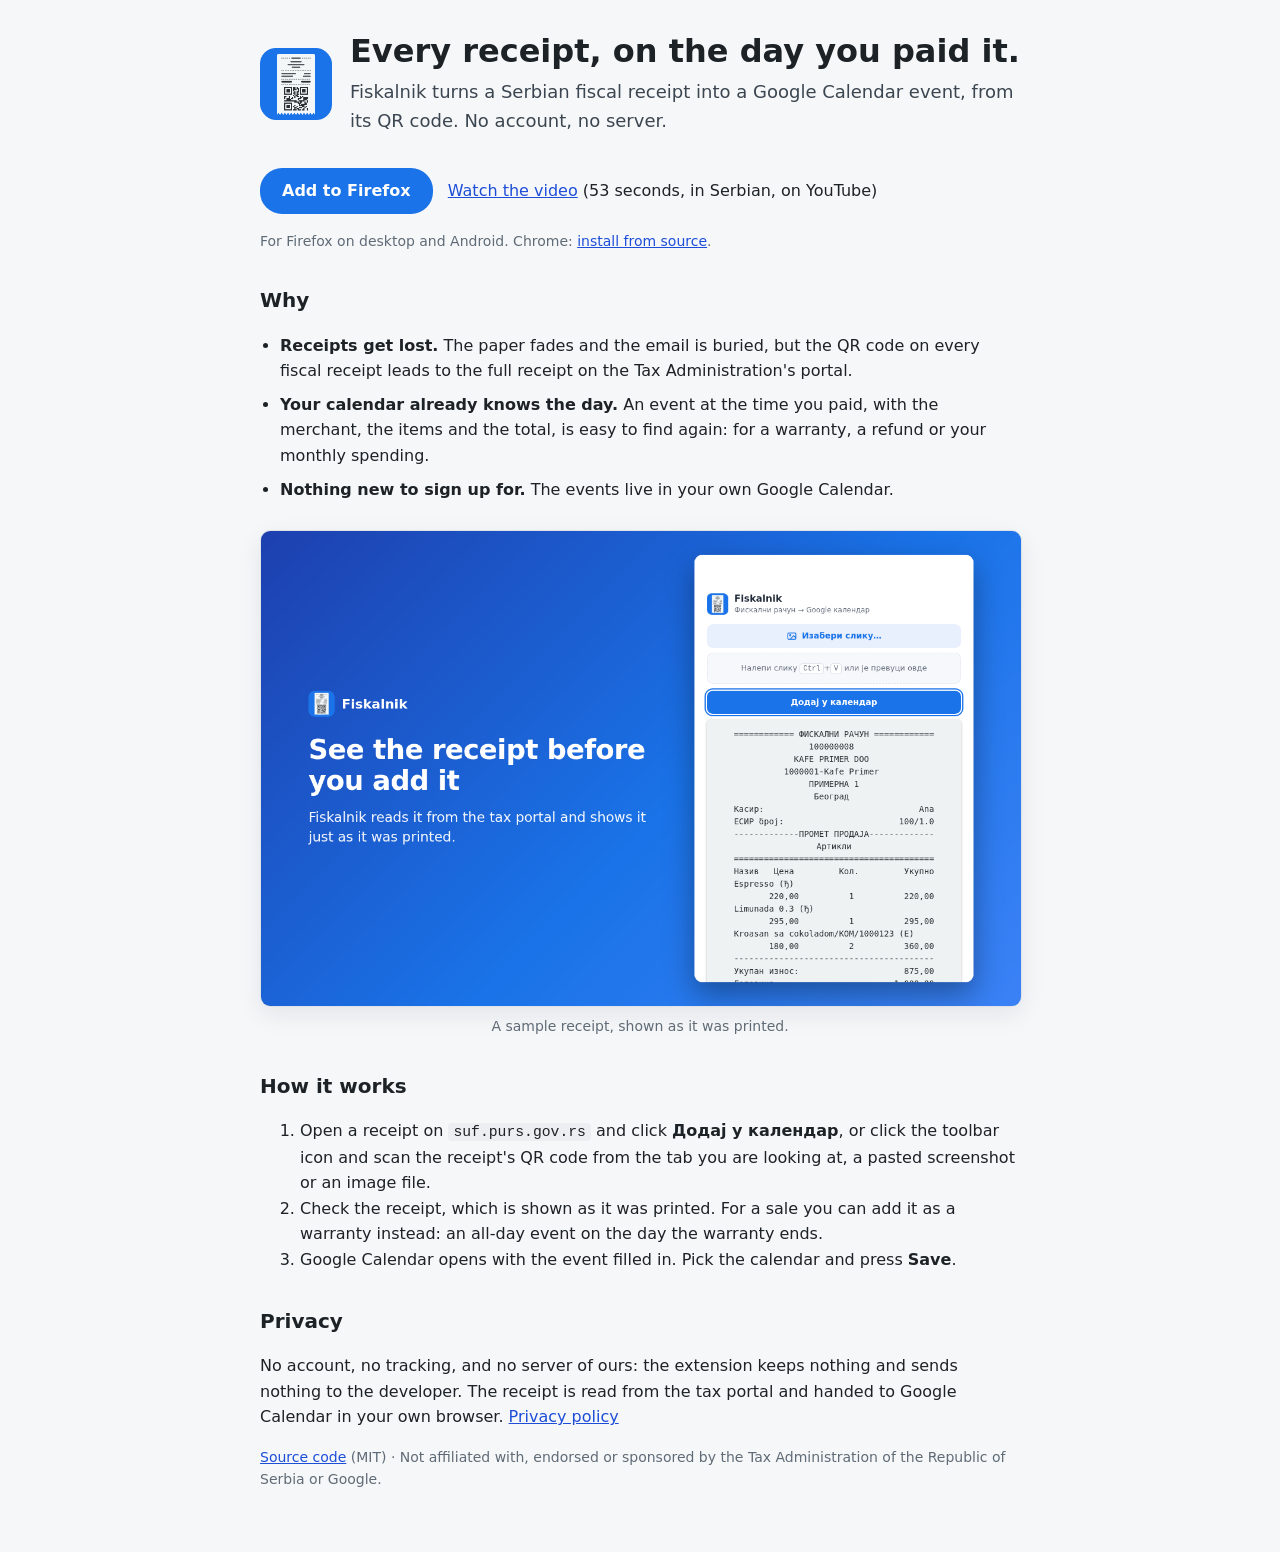
<file: docs/index.html>
<!doctype html>
<html lang="en">
<head>
  <meta charset="utf-8">
  <meta name="viewport" content="width=device-width, initial-scale=1">
  <title>Fiskalnik</title>
  <meta name="description" content="Scan the QR code of a Serbian fiscal receipt and it becomes a Google Calendar event. Free extension for Chrome and Firefox, no account, no server.">
  <link rel="canonical" href="https://constantine2nd.github.io/fiskalnik/">
  <!-- link preview (LinkedIn, Slack, X, …); the image is rendered from store/og.html by scripts/screenshots.sh -->
  <meta property="og:type" content="website">
  <meta property="og:site_name" content="Fiskalnik">
  <meta property="og:url" content="https://constantine2nd.github.io/fiskalnik/">
  <meta property="og:title" content="Every receipt, on the day you paid it.">
  <meta property="og:description" content="Scan the QR code of a Serbian fiscal receipt and it becomes a Google Calendar event. Free Chrome extension, no account, no server.">
  <meta property="og:image" content="https://constantine2nd.github.io/fiskalnik/og-image.png">
  <meta property="og:image:width" content="1200">
  <meta property="og:image:height" content="627">
  <meta property="og:image:alt" content="Every receipt, on the day you paid it – a sample fiscal receipt shown in Fiskalnik">
  <meta name="twitter:card" content="summary_large_image">
  <link rel="icon" href="icon128.png">
  <link rel="stylesheet" href="site.css">
</head>
<body>
  <main>
    <header class="hero">
      <img src="icon128.png" alt="" width="72" height="72">
      <div>
        <h1>Every receipt, on the day you paid it.</h1>
        <p>Fiskalnik turns a Serbian fiscal receipt into a Google Calendar event, from its QR code. No account, no server.</p>
      </div>
    </header>

    <!-- Chrome: after approval, add the Web Store link here (store/chrome/CHECKLIST.md) -->
    <p><a class="button" href="https://addons.mozilla.org/firefox/addon/fiskalnik/">Add to Firefox</a>
       &nbsp; <a href="https://youtu.be/oKifpZnskIk">Watch the video</a> (53 seconds, in Serbian, on YouTube)</p>
    <p class="muted">For Firefox on desktop and Android. Chrome:
       <a href="https://github.com/constantine2nd/fiskalnik#install-developer-mode">install from source</a>.</p>

    <h2>Why</h2>
    <ul class="why">
      <li><b>Receipts get lost.</b> The paper fades and the email is buried, but the QR code on every fiscal receipt
          leads to the full receipt on the Tax Administration's portal.</li>
      <li><b>Your calendar already knows the day.</b> An event at the time you paid, with the merchant, the items and
          the total, is easy to find again: for a warranty, a refund or your monthly spending.</li>
      <li><b>Nothing new to sign up for.</b> The events live in your own Google Calendar.</li>
    </ul>

    <figure class="shot">
      <img src="receipt.png" width="1280" height="800" loading="lazy"
           alt="Fiskalnik showing a sample fiscal receipt, with the Add to calendar button above it">
      <figcaption>A sample receipt, shown as it was printed.</figcaption>
    </figure>

    <h2>How it works</h2>
    <ol>
      <li>Open a receipt on <code>suf.purs.gov.rs</code> and click <b>Додај у календар</b>, or click the toolbar icon
          and scan the receipt's QR code from the tab you are looking at, a pasted screenshot or an image file.</li>
      <li>Check the receipt, which is shown as it was printed. For a sale you can add it as a warranty instead: an
          all-day event on the day the warranty ends.</li>
      <li>Google Calendar opens with the event filled in. Pick the calendar and press <b>Save</b>.</li>
    </ol>

    <h2>Privacy</h2>
    <p>No account, no tracking, and no server of ours: the extension keeps nothing and sends nothing to the developer.
       The receipt is read from the tax portal and handed to Google Calendar in your own browser.
       <a href="privacy.html">Privacy policy</a></p>

    <p class="muted"><a href="https://github.com/constantine2nd/fiskalnik">Source code</a> (MIT) ·
       Not affiliated with, endorsed or sponsored by the Tax Administration of the Republic of Serbia or Google.</p>
  </main>
</body>
</html>
</file>
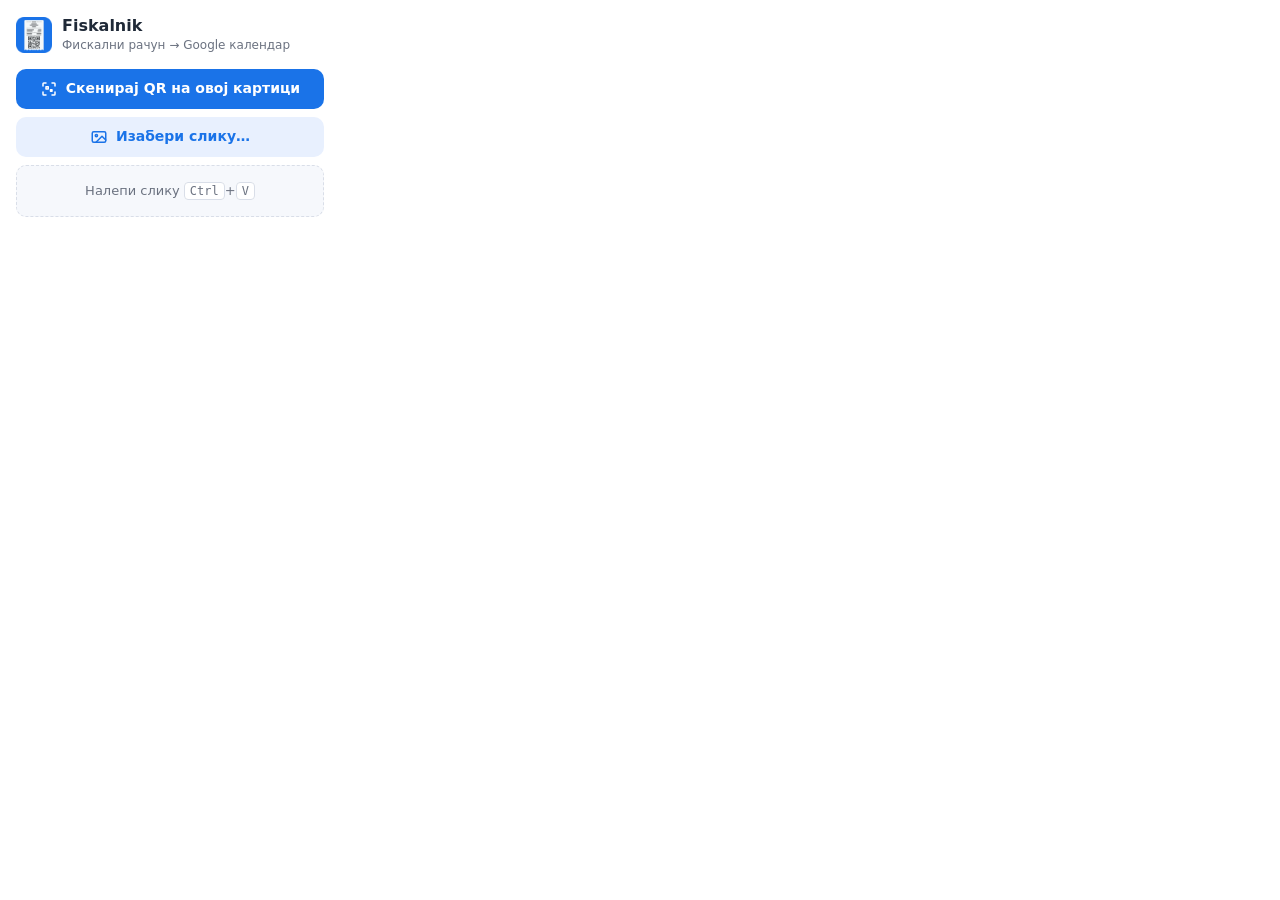
<file: popup.html>
<!doctype html>
<html lang="sr">
<head>
  <meta charset="utf-8">
  <!-- Firefox for Android shows this page full screen; without this it is laid out 980 px wide and shrunk -->
  <meta name="viewport" content="width=device-width, initial-scale=1">
  <meta name="color-scheme" content="light dark">
  <title>Fiskalnik</title>
  <link rel="stylesheet" href="src/popup.css">
</head>
<body>
  <header>
    <img src="icons/icon48.png" alt="">
    <div>
      <h1>Fiskalnik</h1>
      <p>Фискални рачун → Google календар</p>
    </div>
  </header>

  <button id="scan-tab" class="primary">
    <svg viewBox="0 0 24 24" fill="none" stroke="currentColor" stroke-width="2" stroke-linecap="round" stroke-linejoin="round" aria-hidden="true">
      <path d="M4 8V5a1 1 0 0 1 1-1h3M16 4h3a1 1 0 0 1 1 1v3M20 16v3a1 1 0 0 1-1 1h-3M8 20H5a1 1 0 0 1-1-1v-3M8 9h3v3H8zM14 13h2v2h-2z"/>
    </svg>
    Скенирај QR на овој картици
  </button>
  <button id="take-photo" class="primary hidden">
    <svg viewBox="0 0 24 24" fill="none" stroke="currentColor" stroke-width="2" stroke-linecap="round" stroke-linejoin="round" aria-hidden="true">
      <path d="M4 8h3l2-3h6l2 3h3a1 1 0 0 1 1 1v9a1 1 0 0 1-1 1H4a1 1 0 0 1-1-1V9a1 1 0 0 1 1-1z"/><circle cx="12" cy="13" r="3.5"/>
    </svg>
    Сликај рачун
  </button>
  <button id="pick-file" class="secondary">
    <svg viewBox="0 0 24 24" fill="none" stroke="currentColor" stroke-width="2" stroke-linecap="round" stroke-linejoin="round" aria-hidden="true">
      <rect x="3" y="5" width="18" height="14" rx="2"/><circle cx="8.5" cy="10" r="1.5"/><path d="m21 16-5-5-8 8"/>
    </svg>
    Изабери слику…
  </button>
  <div id="drop">Налепи слику <kbd>Ctrl</kbd>+<kbd>V</kbd><span id="drop-hint" class="hidden"> или је превуци овде</span></div>
  <input type="file" id="file" accept="image/*" class="hidden">
  <input type="file" id="camera" accept="image/*" capture="environment" class="hidden">

  <div id="status" role="status" aria-live="polite"></div>
  <section id="receipt" class="hidden" aria-label="Рачун"></section>

  <script src="vendor/zxing-reader.js"></script>
  <script src="src/parser.js"></script>
  <script src="src/calendar-url.js"></script>
  <script src="src/popup.js"></script>
</body>
</html>
</file>
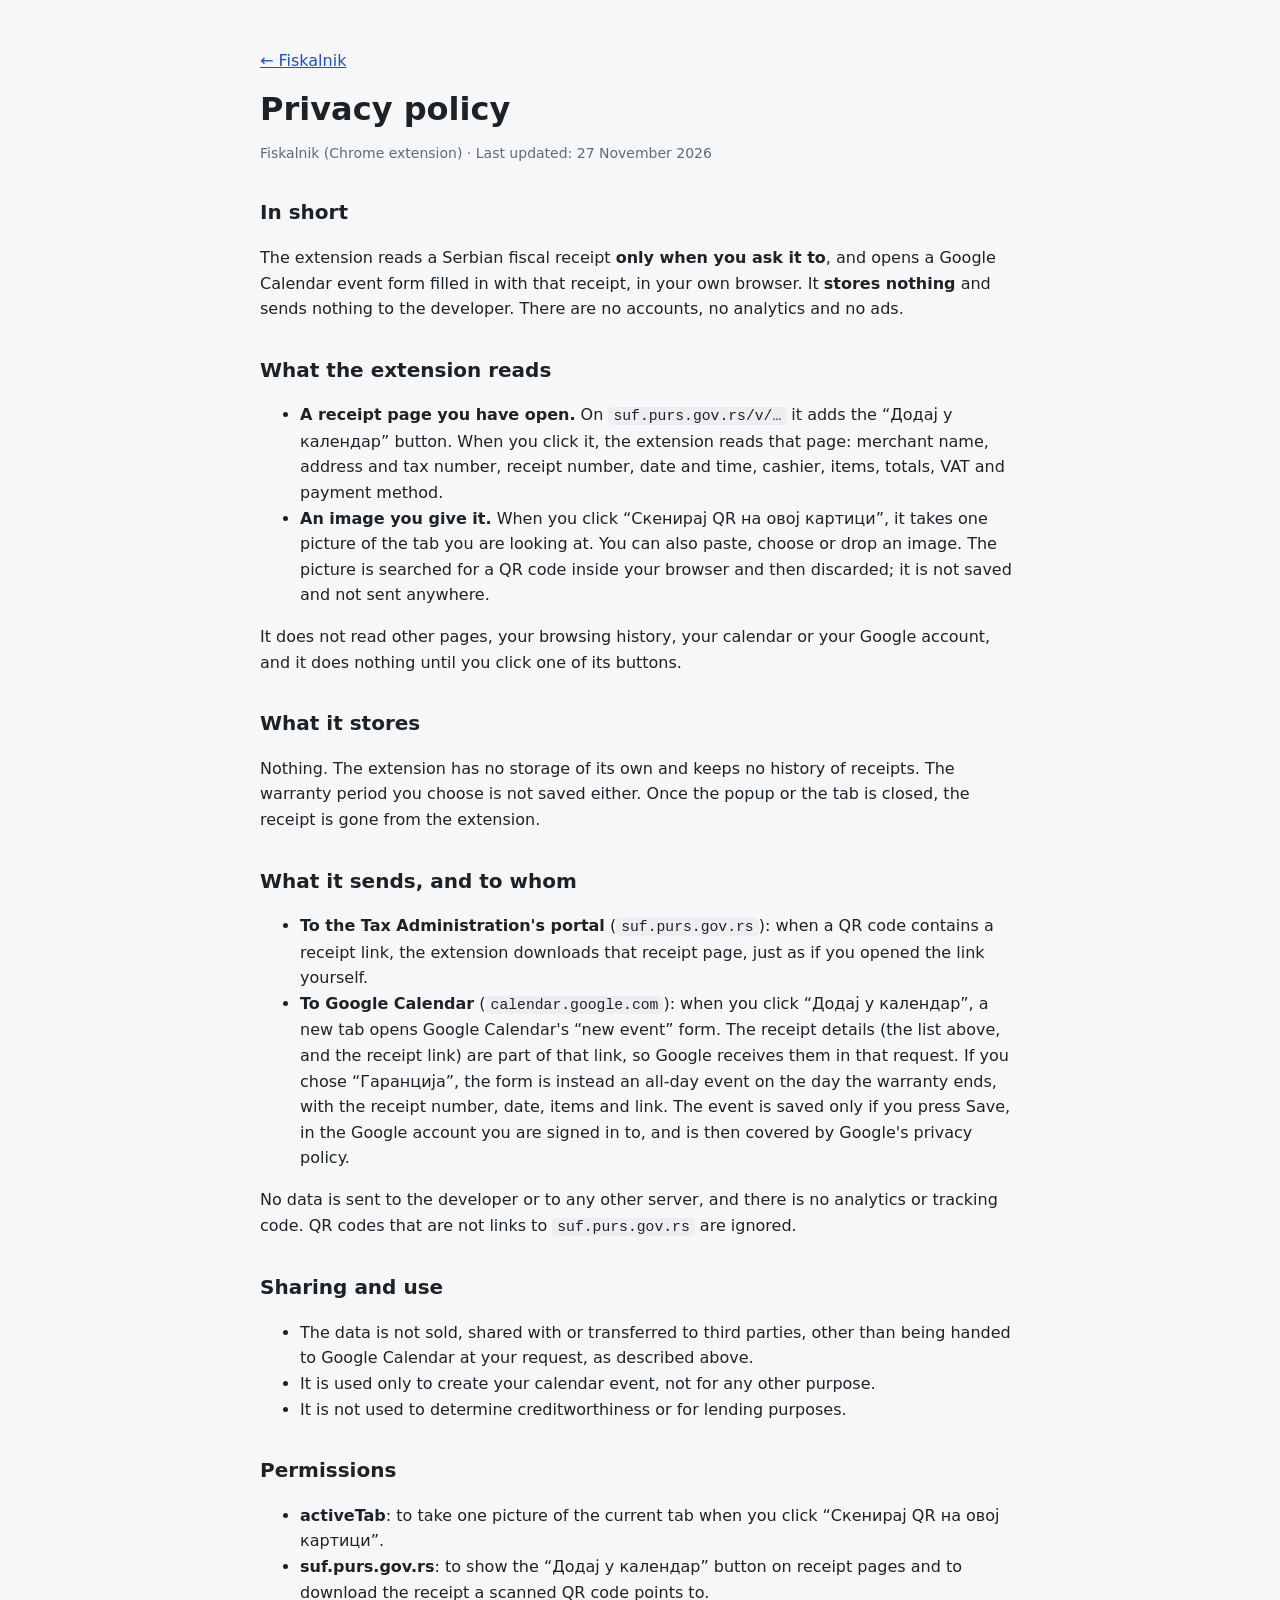
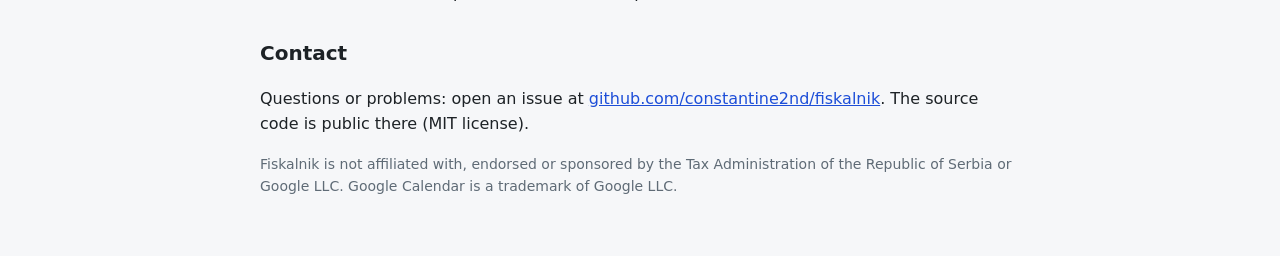
<file: docs/privacy.html>
<!doctype html>
<html lang="en">
<head>
  <meta charset="utf-8">
  <meta name="viewport" content="width=device-width, initial-scale=1">
  <title>Privacy policy – Fiskalnik</title>
  <link rel="icon" href="icon128.png">
  <link rel="stylesheet" href="site.css">
</head>
<body>
  <main>
    <p><a href="./">← Fiskalnik</a></p>
    <h1>Privacy policy</h1>
    <p class="muted">Fiskalnik (Chrome extension) · Last updated: 27 November 2026</p>

    <h2>In short</h2>
    <p>The extension reads a Serbian fiscal receipt <b>only when you ask it to</b>, and opens a Google Calendar event
       form filled in with that receipt, in your own browser. It <b>stores nothing</b> and sends nothing to the
       developer. There are no accounts, no analytics and no ads.</p>

    <h2>What the extension reads</h2>
    <ul>
      <li><b>A receipt page you have open.</b> On <code>suf.purs.gov.rs/v/…</code> it adds the “Додај у календар”
          button. When you click it, the extension reads that page: merchant name, address and tax number, receipt
          number, date and time, cashier, items, totals, VAT and payment method.</li>
      <li><b>An image you give it.</b> When you click “Скенирај QR на овој картици”, it takes one picture of the tab
          you are looking at. You can also paste, choose or drop an image. The picture is searched for a QR code
          inside your browser and then discarded; it is not saved and not sent anywhere.</li>
    </ul>
    <p>It does not read other pages, your browsing history, your calendar or your Google account, and it does nothing
       until you click one of its buttons.</p>

    <h2>What it stores</h2>
    <p>Nothing. The extension has no storage of its own and keeps no history of receipts. The warranty period you
       choose is not saved either. Once the popup or the tab is closed, the receipt is gone from the extension.</p>

    <h2>What it sends, and to whom</h2>
    <ul>
      <li><b>To the Tax Administration's portal</b> (<code>suf.purs.gov.rs</code>): when a QR code contains a receipt
          link, the extension downloads that receipt page, just as if you opened the link yourself.</li>
      <li><b>To Google Calendar</b> (<code>calendar.google.com</code>): when you click “Додај у календар”, a new tab
          opens Google Calendar's “new event” form. The receipt details (the list above, and the receipt link) are
          part of that link, so Google receives them in that request. If you chose “Гаранција”, the form is instead an
          all-day event on the day the warranty ends, with the receipt number, date, items and link. The event is
          saved only if you press Save, in the Google account you are signed in to, and is then covered by Google's
          privacy policy.</li>
    </ul>
    <p>No data is sent to the developer or to any other server, and there is no analytics or tracking code.
       QR codes that are not links to <code>suf.purs.gov.rs</code> are ignored.</p>

    <h2>Sharing and use</h2>
    <ul>
      <li>The data is not sold, shared with or transferred to third parties, other than being handed to Google
          Calendar at your request, as described above.</li>
      <li>It is used only to create your calendar event, not for any other purpose.</li>
      <li>It is not used to determine creditworthiness or for lending purposes.</li>
    </ul>

    <h2>Permissions</h2>
    <ul>
      <li><b>activeTab</b>: to take one picture of the current tab when you click “Скенирај QR на овој картици”.</li>
      <li><b>suf.purs.gov.rs</b>: to show the “Додај у календар” button on receipt pages and to download the receipt
          a scanned QR code points to.</li>
    </ul>

    <h2>Contact</h2>
    <p>Questions or problems: open an issue at
       <a href="https://github.com/constantine2nd/fiskalnik/issues">github.com/constantine2nd/fiskalnik</a>.
       The source code is public there (MIT license).</p>

    <p class="muted">Fiskalnik is not affiliated with, endorsed or sponsored by the Tax Administration of the Republic
       of Serbia or Google LLC. Google Calendar is a trademark of Google LLC.</p>
  </main>
</body>
</html>
</file>
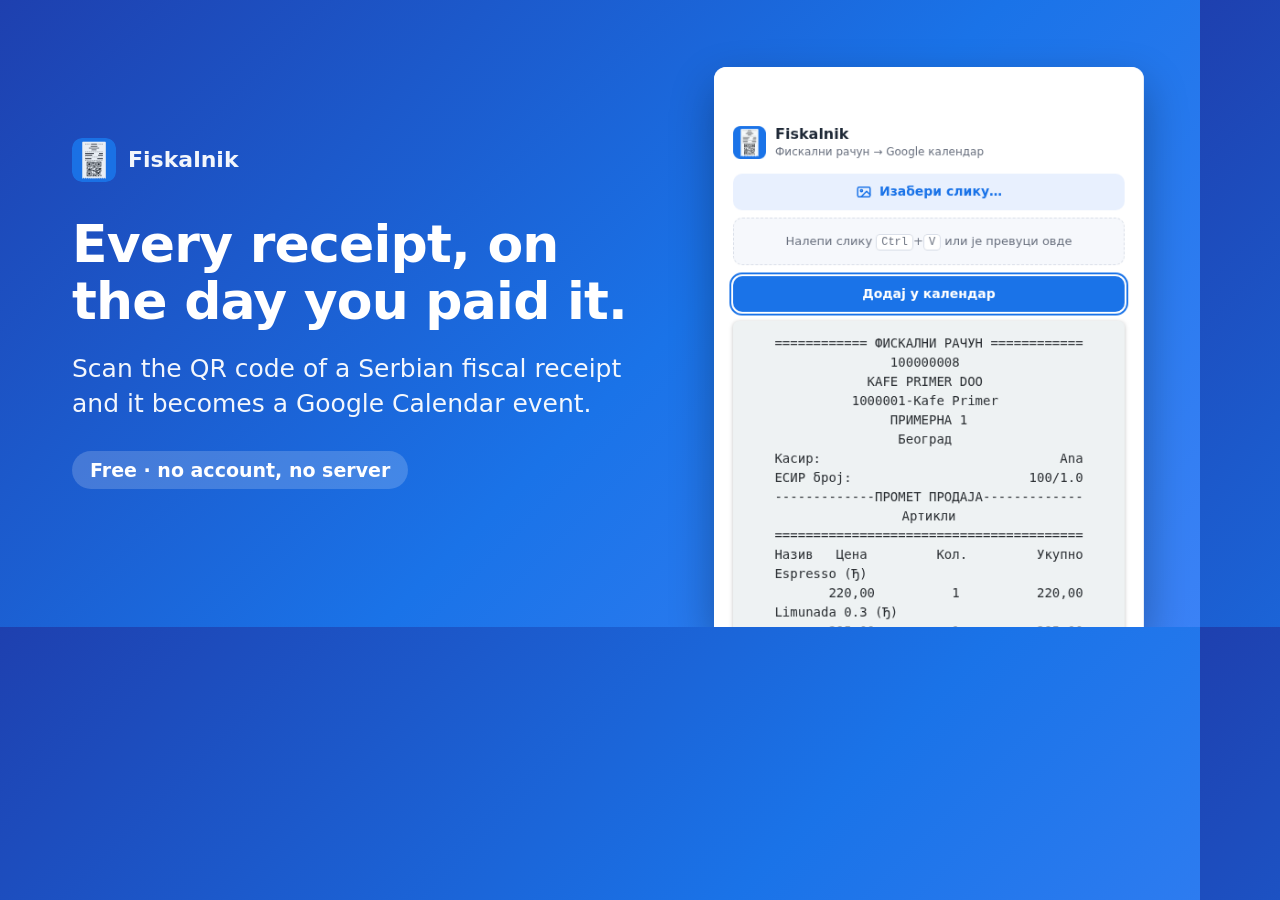
<file: store/og.html>
<!doctype html>
<html lang="en">
<head>
  <meta charset="utf-8">
  <!-- Link-preview card (Open Graph), 1200×627, shown when the landing page is shared.
       Rendered to docs/og-image.png by scripts/screenshots.sh -->
  <style>
    html, body { margin: 0; width: 1200px; height: 627px; overflow: hidden; }
    body {
      display: flex; align-items: center; gap: 48px; padding: 0 0 0 72px; box-sizing: border-box;
      background: linear-gradient(135deg, #1e40af 0%, #1a73e8 55%, #3b82f6 100%);
      color: #fff; font-family: "Segoe UI", system-ui, -apple-system, Roboto, sans-serif;
    }
    .text { flex: 1 1 0; min-width: 0; }
    .brand { display: flex; align-items: center; gap: 12px; font-size: 22px; font-weight: 600; opacity: .95; margin-bottom: 34px; }
    .brand img { width: 44px; height: 44px; border-radius: 10px; }
    h1 { margin: 0 0 22px; font-size: 52px; line-height: 1.1; font-weight: 700; letter-spacing: -.015em; }
    p { margin: 0; font-size: 25px; line-height: 1.38; opacity: .95; }
    .pill { display: inline-block; margin-top: 30px; padding: 8px 18px; border-radius: 22px; background: rgba(255, 255, 255, .18); font-size: 19px; font-weight: 600; }
    .receipt {
      flex: none; width: 430px; height: 560px; align-self: flex-end; margin-right: 56px;
      border-radius: 12px 12px 0 0; overflow: hidden; background: #fff; box-shadow: 0 18px 44px rgba(0, 0, 0, .3);
    }
    /* the popup window in the 1280×800 screenshot 2 is 470 px wide, at x≈730, y≈40 */
    .receipt img { display: block; width: 1171px; margin: -37px 0 0 -668px; }  /* 91.5 % of 1280 */
  </style>
</head>
<body>
  <div class="text">
    <div class="brand"><img src="../icons/icon128.png" alt="">Fiskalnik</div>
    <h1>Every receipt, on the day you paid it.</h1>
    <p>Scan the QR code of a Serbian fiscal receipt and it becomes a Google Calendar event.</p>
    <span class="pill">Free · no account, no server</span>
  </div>
  <div class="receipt" aria-hidden="true"><img src="screenshots/2-receipt.png" alt=""></div>
</body>
</html>
</file>
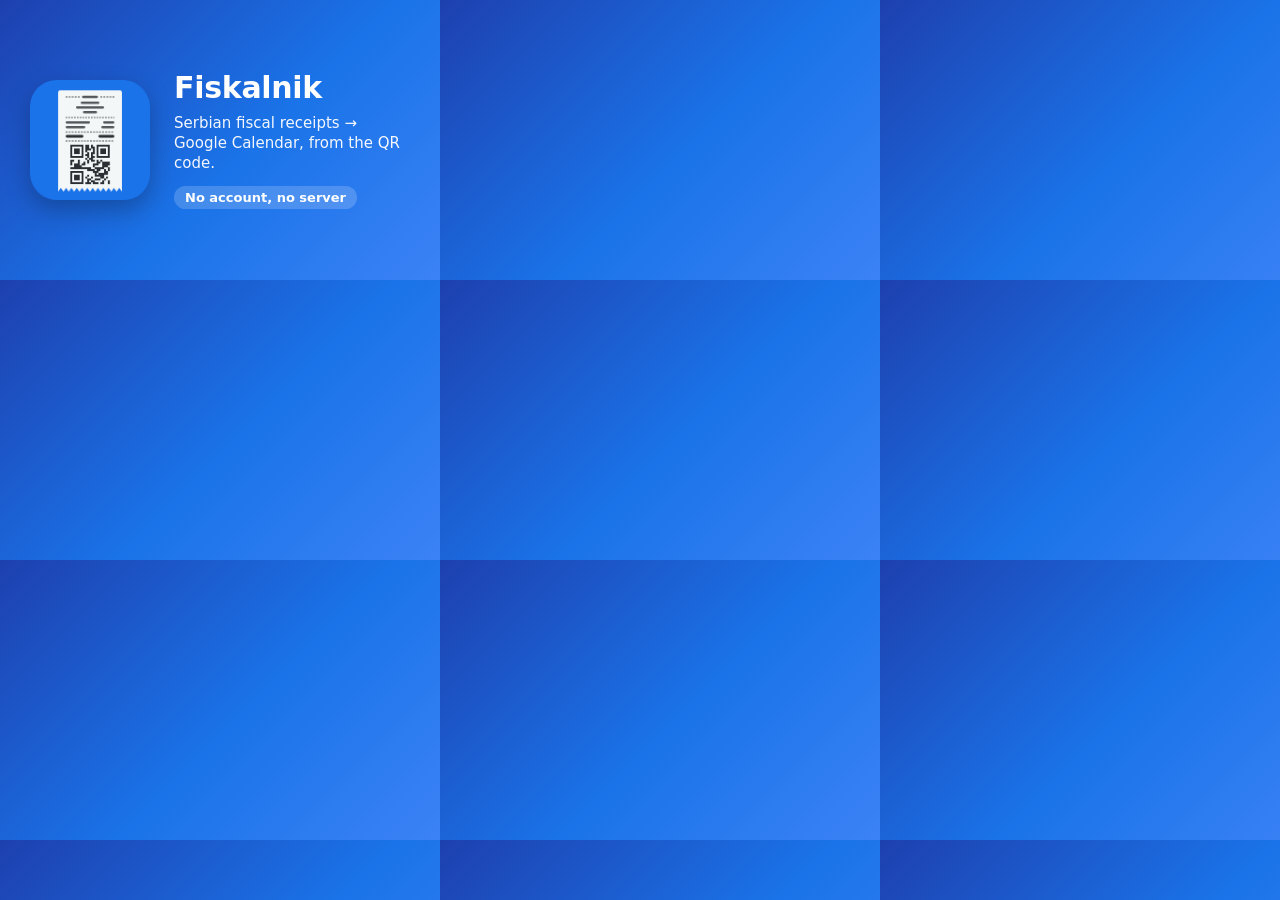
<file: store/promo.html>
<!doctype html>
<html lang="en">
<head>
  <meta charset="utf-8">
  <!-- Chrome Web Store small promo tile, 440×280. Rendered to store/promo-440x280.png by scripts/screenshots.sh -->
  <style>
    html, body { margin: 0; width: 440px; height: 280px; overflow: hidden; }
    body {
      display: flex; align-items: center; gap: 24px; padding: 0 30px; box-sizing: border-box;
      background: linear-gradient(135deg, #1e40af 0%, #1a73e8 55%, #3b82f6 100%);
      color: #fff; font-family: "Segoe UI", system-ui, -apple-system, Roboto, sans-serif;
    }
    img { flex: none; width: 120px; height: 120px; border-radius: 26px; box-shadow: 0 10px 24px rgba(0, 0, 0, .25); }
    h1 { margin: 0 0 8px; font-size: 30px; line-height: 1.12; font-weight: 700; letter-spacing: -.01em; }
    p { margin: 0; font-size: 15px; line-height: 1.35; opacity: .95; }
    .pill { display: inline-block; margin-top: 12px; padding: 4px 11px; border-radius: 14px; background: rgba(255, 255, 255, .18); font-size: 13px; font-weight: 600; }
  </style>
</head>
<body>
  <img src="../icons/icon128.png" alt="">
  <div>
    <h1>Fiskalnik</h1>
    <p>Serbian fiscal receipts → Google Calendar, from the QR code.</p>
    <span class="pill">No account, no server</span>
  </div>
</body>
</html>
</file>
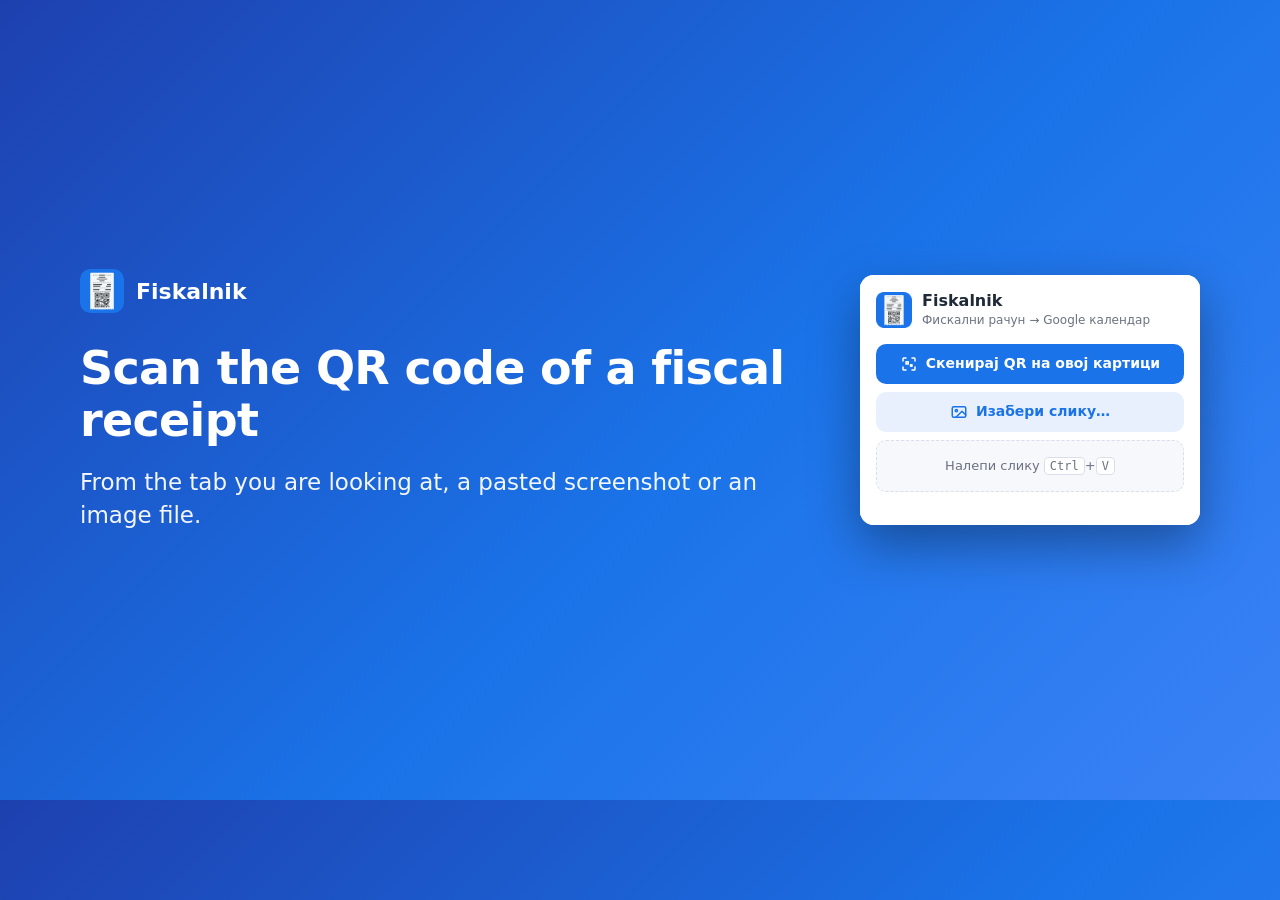
<file: store/shot.html>
<!doctype html>
<html lang="en">
<head>
  <meta charset="utf-8">
  <!-- Chrome Web Store screenshots, 1280×800: store/shot.html?n=1|2|3
       Rendered to store/screenshots/*.png by scripts/screenshots.sh (needs the project served over http).
       The extension shown is the real popup.html in test/harness.html, with the made-up receipt from test/fixture.js. -->
  <style>
    html, body { margin: 0; width: 1280px; height: 800px; overflow: hidden; }
    body {
      display: flex; align-items: center; gap: 64px; padding: 0 80px; box-sizing: border-box;
      background: linear-gradient(135deg, #1e40af 0%, #1a73e8 55%, #3b82f6 100%);
      color: #fff; font-family: "Segoe UI", system-ui, -apple-system, Roboto, sans-serif;
    }
    .text { flex: 1 1 0; min-width: 0; }
    .brand { display: flex; align-items: center; gap: 12px; font-size: 22px; font-weight: 600; margin-bottom: 30px; }
    .brand img { width: 44px; height: 44px; border-radius: 10px; }
    h1 { margin: 0 0 20px; font-size: 46px; line-height: 1.12; font-weight: 700; letter-spacing: -.015em; }
    p { margin: 0; font-size: 23px; line-height: 1.4; opacity: .95; }
    .window { flex: none; background: #fff; border-radius: 14px; overflow: hidden; box-shadow: 0 20px 50px rgba(0, 0, 0, .35); }
    .window iframe { display: block; border: 0; }
    .event { width: 520px; padding: 26px 28px; box-sizing: border-box; color: #1f2937; }
    .event h2 { margin: 0 0 6px; font-size: 24px; }
    .event .when { color: #5f6b76; font-size: 16px; margin-bottom: 4px; }
    .event pre { margin: 16px 0 0; font: 15px/1.5 "Segoe UI", system-ui, sans-serif; white-space: pre-wrap; word-break: break-word; }
    [hidden] { display: none !important; }
  </style>
</head>
<body>
  <div class="text">
    <div class="brand"><img src="../icons/icon128.png" alt="">Fiskalnik</div>
    <h1 id="headline"></h1>
    <p id="caption"></p>
  </div>

  <div class="window" id="frame-window" hidden><iframe id="frame"></iframe></div>
  <div class="window event" id="event" hidden>
    <h2 id="event-title"></h2>
    <div class="when" id="event-when"></div>
    <div class="when" id="event-where"></div>
    <pre id="event-details"></pre>
  </div>

  <script src="../test/fixture.js"></script>
  <script src="../src/parser.js"></script>
  <script src="../src/calendar-url.js"></script>
  <script>
    const SHOTS = {
      1: { headline: 'Scan the QR code of a fiscal receipt',
           caption: 'From the tab you are looking at, a pasted screenshot or an image file.',
           frame: ['../test/harness.html', 340, 250] },
      2: { headline: 'See the receipt before you add it',
           caption: 'Fiskalnik reads it from the tax portal and shows it just as it was printed.',
           frame: ['../test/harness.html?tab&scan', 470, 720] },
      3: { headline: 'A calendar event, already filled in',
           caption: 'Merchant, total, date and time, items and VAT. Google Calendar opens, you press Save.' },
    };
    const shot = SHOTS[new URLSearchParams(location.search).get('n')] || SHOTS[1];
    document.getElementById('headline').textContent = shot.headline;
    document.getElementById('caption').textContent = shot.caption;

    if (shot.frame) {
      const [src, width, height] = shot.frame;
      const frame = document.getElementById('frame');
      frame.width = width; frame.height = height; frame.src = src;
      document.getElementById('frame-window').hidden = false;
    } else {
      // what "Add to calendar" hands to Google Calendar, read back from the real link
      const receipt = parseReceiptHtml(FIXTURE.receiptPageHtml(''), FIXTURE.receiptUrl);
      const event = new URL(buildCalendarUrl(receipt)).searchParams;
      const lines = event.get('details').split('\n').filter(line => !line.startsWith('🔗'));
      document.getElementById('event-title').textContent = event.get('text');
      document.getElementById('event-when').textContent = '15 October 2026 · 10:15 – 10:30';
      document.getElementById('event-where').textContent = event.get('location');
      document.getElementById('event-details').textContent = lines.join('\n');
      document.getElementById('event').hidden = false;
    }
  </script>
</body>
</html>
</file>
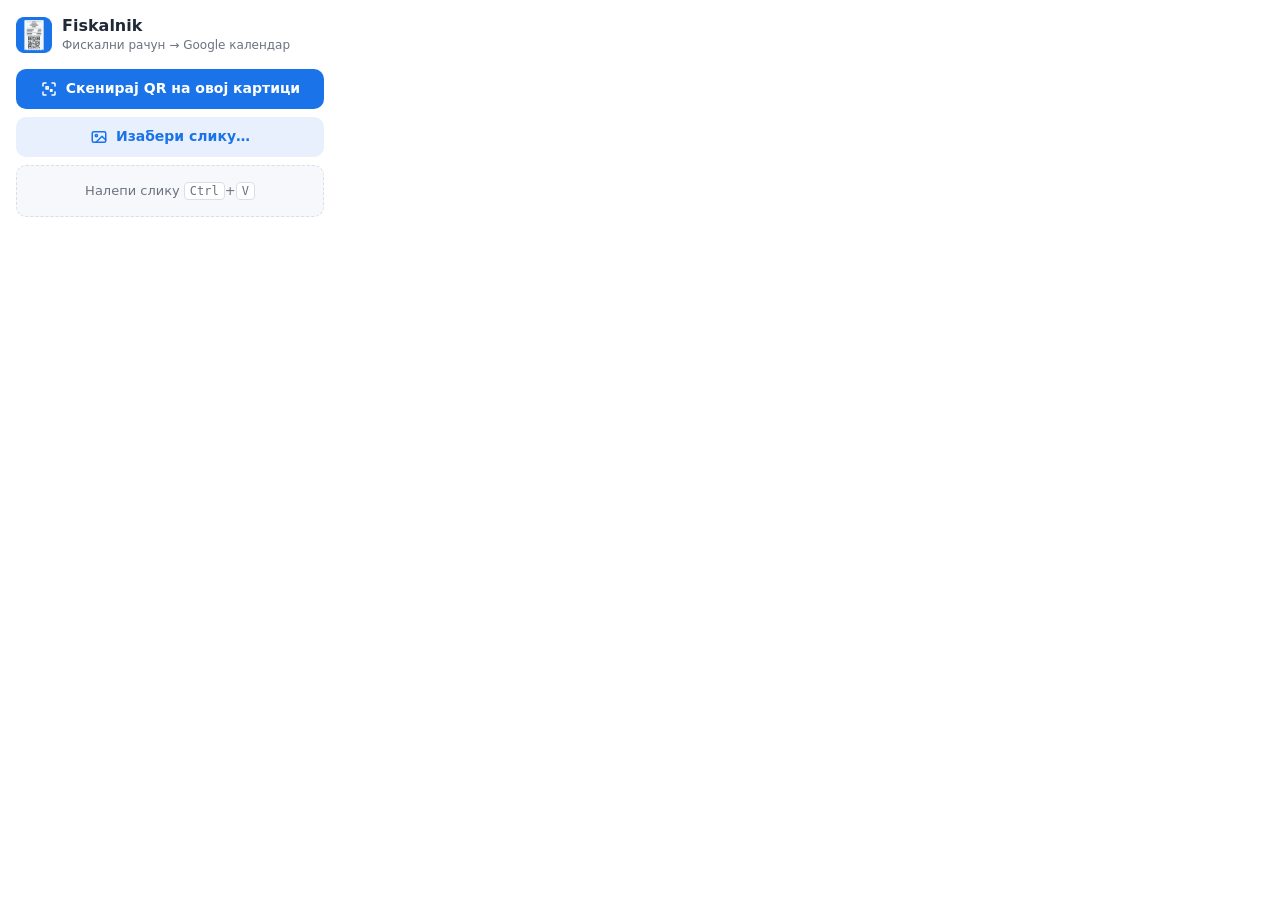
<file: test/harness.html>
<!doctype html>
<html lang="en">
<head>
  <meta charset="utf-8">
  <title>Fiskalnik test harness</title>
</head>
<body>
  <!--
    Loads the real popup.html with stand-ins for the chrome.* calls and for the tax portal, using the made-up
    receipt from test/fixture.js and its QR code test/sample-qr.png.
    Serve the project folder:  python3 -m http.server 8766
    Open:  http://127.0.0.1:8766/test/harness.html            the toolbar popup, as it opens
           http://127.0.0.1:8766/test/harness.html?scan       popup after "scan this tab" (the sample receipt)
           http://127.0.0.1:8766/test/harness.html?tab        the full-tab page (file picker, drag and drop)
           http://127.0.0.1:8766/test/harness.html?tab&scan   full-tab page with the sample receipt shown
           add &refund to any of these to serve the sample receipt as a refund (ПРОМЕТ РЕФУНДАЦИЈА)
    "Add to calendar" does not open a tab here; the links it would open are collected in window.__opened.
  -->
  <script src="fixture.js"></script>
  <script>
    (async () => {
      const blobToDataUrl = blob => new Promise(resolve => {
        const reader = new FileReader();
        reader.onload = () => resolve(reader.result);
        reader.readAsDataURL(blob);
      });
      const qrDataUrl = await blobToDataUrl(await (await fetch('sample-qr.png')).blob());

      // chrome.* stand-ins: the "visible tab" is the sample QR image
      window.__opened = [];
      window.chrome = {
        runtime: { getURL: path => '/' + path },
        tabs: {
          create: async ({ url }) => { window.__opened.push(url); },
          query: async () => [{ url: location.href }],
          captureVisibleTab: async () => qrDataUrl,
        },
      };

      // the tax portal stand-in: the sample receipt link answers with the fixture page
      // (?refund: the same receipt with a refund transaction line, for checking non-sale receipts)
      const refund = new URLSearchParams(location.search).has('refund');
      const receiptPage = refund
        ? FIXTURE.receiptPageHtml(qrDataUrl).replace(/-+ПРОМЕТ ПРОДАЈА-+/, '-'.repeat(11) + 'ПРОМЕТ РЕФУНДАЦИЈА' + '-'.repeat(11))
        : FIXTURE.receiptPageHtml(qrDataUrl);
      const realFetch = window.fetch.bind(window);
      window.fetch = (url, options) => String(url) === FIXTURE.receiptUrl
        ? Promise.resolve(new Response(receiptPage, { headers: { 'Content-Type': 'text/html; charset=utf-8' } }))
        : realFetch(url, options);

      // ?scan: press "scan this tab" once the popup's scripts have run
      window.__harnessReady = () => {
        if (new URLSearchParams(location.search).has('scan')) document.getElementById('scan-tab').click();
      };

      // write the real popup.html into this document; everything resolves from the project root
      const html = await (await realFetch('../popup.html')).text();
      document.open();
      document.write(html.replace('<head>', '<head><base href="../">') + '<script>__harnessReady()<\/script>');
      document.close();
    })();
  </script>
</body>
</html>
</file>
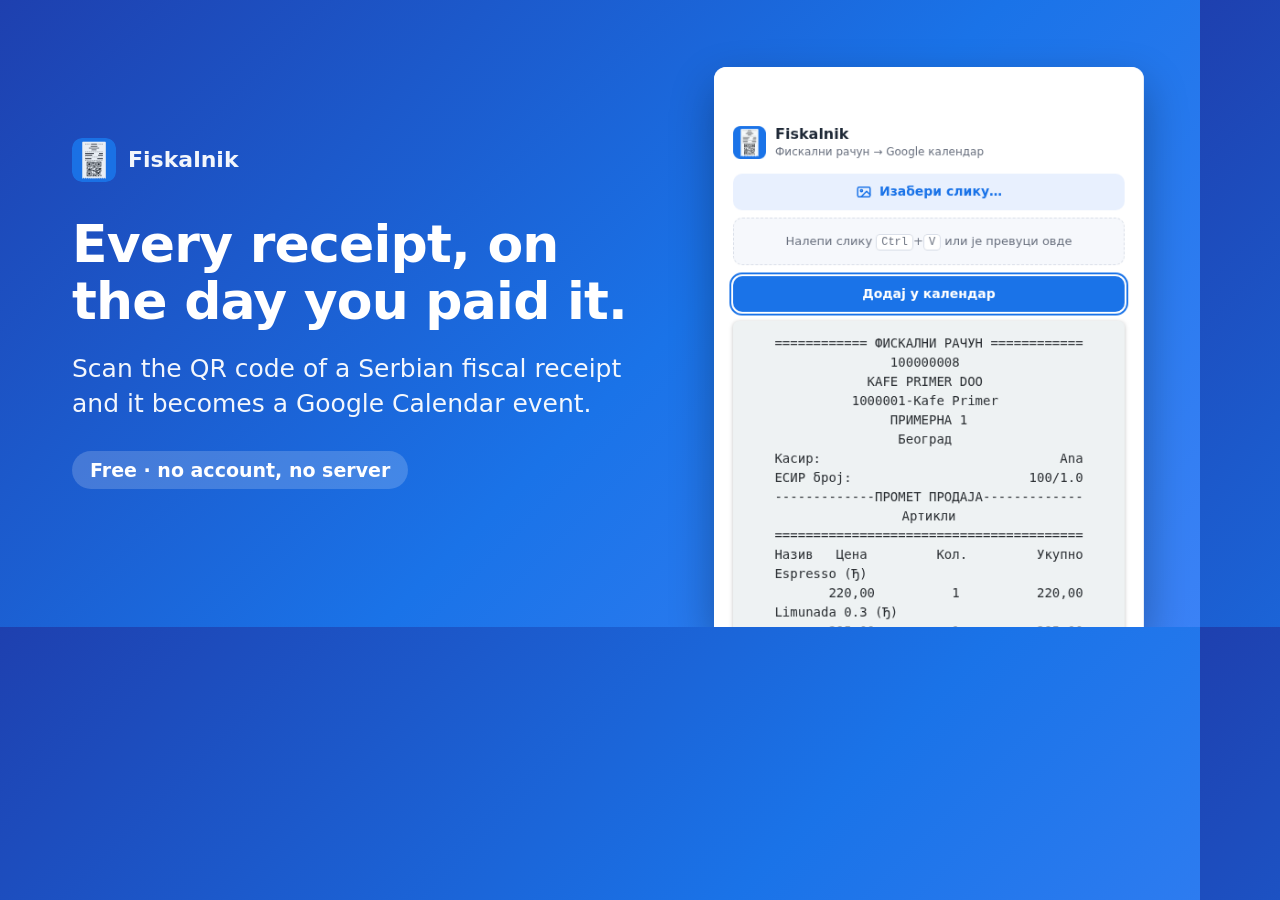
<file: store/chrome/og.html>
<!doctype html>
<html lang="en">
<head>
  <meta charset="utf-8">
  <!-- Link-preview card (Open Graph), 1200×627, shown when the landing page is shared.
       Rendered to docs/og-image.png by scripts/screenshots.sh -->
  <style>
    html, body { margin: 0; width: 1200px; height: 627px; overflow: hidden; }
    body {
      display: flex; align-items: center; gap: 48px; padding: 0 0 0 72px; box-sizing: border-box;
      background: linear-gradient(135deg, #1e40af 0%, #1a73e8 55%, #3b82f6 100%);
      color: #fff; font-family: "Segoe UI", system-ui, -apple-system, Roboto, sans-serif;
    }
    .text { flex: 1 1 0; min-width: 0; }
    .brand { display: flex; align-items: center; gap: 12px; font-size: 22px; font-weight: 600; opacity: .95; margin-bottom: 34px; }
    .brand img { width: 44px; height: 44px; border-radius: 10px; }
    h1 { margin: 0 0 22px; font-size: 52px; line-height: 1.1; font-weight: 700; letter-spacing: -.015em; }
    p { margin: 0; font-size: 25px; line-height: 1.38; opacity: .95; }
    .pill { display: inline-block; margin-top: 30px; padding: 8px 18px; border-radius: 22px; background: rgba(255, 255, 255, .18); font-size: 19px; font-weight: 600; }
    .receipt {
      flex: none; width: 430px; height: 560px; align-self: flex-end; margin-right: 56px;
      border-radius: 12px 12px 0 0; overflow: hidden; background: #fff; box-shadow: 0 18px 44px rgba(0, 0, 0, .3);
    }
    /* the popup window in the 1280×800 screenshot 2 is 470 px wide, at x≈730, y≈40 */
    .receipt img { display: block; width: 1171px; margin: -37px 0 0 -668px; }  /* 91.5 % of 1280 */
  </style>
</head>
<body>
  <div class="text">
    <div class="brand"><img src="../../icons/icon128.png" alt="">Fiskalnik</div>
    <h1>Every receipt, on the day you paid it.</h1>
    <p>Scan the QR code of a Serbian fiscal receipt and it becomes a Google Calendar event.</p>
    <span class="pill">Free · no account, no server</span>
  </div>
  <div class="receipt" aria-hidden="true"><img src="screenshots/2-receipt.png" alt=""></div>
</body>
</html>
</file>
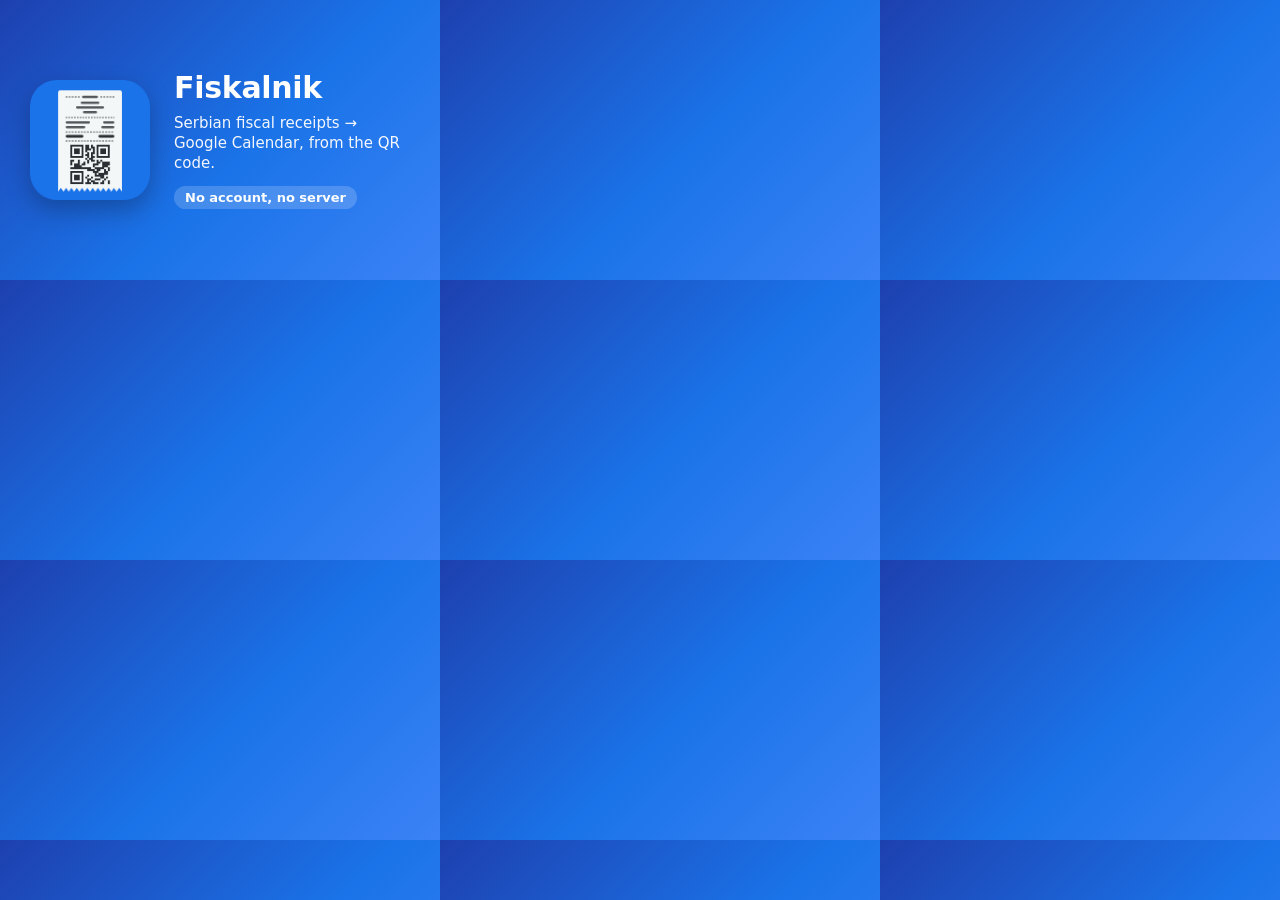
<file: store/chrome/promo.html>
<!doctype html>
<html lang="en">
<head>
  <meta charset="utf-8">
  <!-- Chrome Web Store small promo tile, 440×280. Rendered to store/chrome/promo-440x280.png by scripts/screenshots.sh -->
  <style>
    html, body { margin: 0; width: 440px; height: 280px; overflow: hidden; }
    body {
      display: flex; align-items: center; gap: 24px; padding: 0 30px; box-sizing: border-box;
      background: linear-gradient(135deg, #1e40af 0%, #1a73e8 55%, #3b82f6 100%);
      color: #fff; font-family: "Segoe UI", system-ui, -apple-system, Roboto, sans-serif;
    }
    img { flex: none; width: 120px; height: 120px; border-radius: 26px; box-shadow: 0 10px 24px rgba(0, 0, 0, .25); }
    h1 { margin: 0 0 8px; font-size: 30px; line-height: 1.12; font-weight: 700; letter-spacing: -.01em; }
    p { margin: 0; font-size: 15px; line-height: 1.35; opacity: .95; }
    .pill { display: inline-block; margin-top: 12px; padding: 4px 11px; border-radius: 14px; background: rgba(255, 255, 255, .18); font-size: 13px; font-weight: 600; }
  </style>
</head>
<body>
  <img src="../../icons/icon128.png" alt="">
  <div>
    <h1>Fiskalnik</h1>
    <p>Serbian fiscal receipts → Google Calendar, from the QR code.</p>
    <span class="pill">No account, no server</span>
  </div>
</body>
</html>
</file>
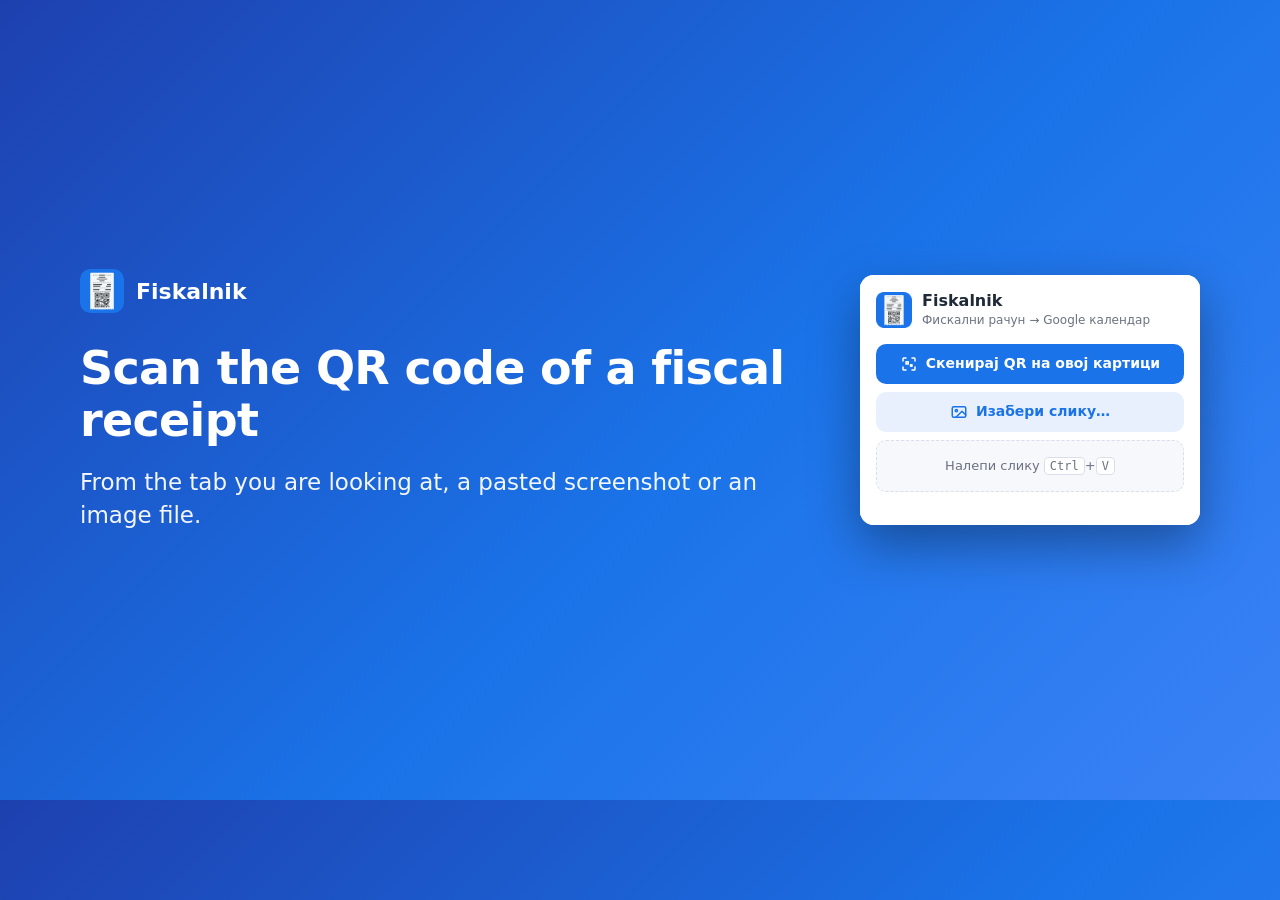
<file: store/chrome/shot.html>
<!doctype html>
<html lang="en">
<head>
  <meta charset="utf-8">
  <!-- Chrome Web Store screenshots, 1280×800: store/chrome/shot.html?n=1|2|3
       Rendered to store/chrome/screenshots/*.png by scripts/screenshots.sh (needs the project served over http).
       The extension shown is the real popup.html in test/harness.html, with the made-up receipt from test/fixture.js. -->
  <style>
    html, body { margin: 0; width: 1280px; height: 800px; overflow: hidden; }
    body {
      display: flex; align-items: center; gap: 64px; padding: 0 80px; box-sizing: border-box;
      background: linear-gradient(135deg, #1e40af 0%, #1a73e8 55%, #3b82f6 100%);
      color: #fff; font-family: "Segoe UI", system-ui, -apple-system, Roboto, sans-serif;
    }
    .text { flex: 1 1 0; min-width: 0; }
    .brand { display: flex; align-items: center; gap: 12px; font-size: 22px; font-weight: 600; margin-bottom: 30px; }
    .brand img { width: 44px; height: 44px; border-radius: 10px; }
    h1 { margin: 0 0 20px; font-size: 46px; line-height: 1.12; font-weight: 700; letter-spacing: -.015em; }
    p { margin: 0; font-size: 23px; line-height: 1.4; opacity: .95; }
    .window { flex: none; background: #fff; border-radius: 14px; overflow: hidden; box-shadow: 0 20px 50px rgba(0, 0, 0, .35); }
    .window iframe { display: block; border: 0; }
    .event { width: 520px; padding: 26px 28px; box-sizing: border-box; color: #1f2937; }
    .event h2 { margin: 0 0 6px; font-size: 24px; }
    .event .when { color: #5f6b76; font-size: 16px; margin-bottom: 4px; }
    .event pre { margin: 16px 0 0; font: 15px/1.5 "Segoe UI", system-ui, sans-serif; white-space: pre-wrap; word-break: break-word; }
    [hidden] { display: none !important; }
  </style>
</head>
<body>
  <div class="text">
    <div class="brand"><img src="../../icons/icon128.png" alt="">Fiskalnik</div>
    <h1 id="headline"></h1>
    <p id="caption"></p>
  </div>

  <div class="window" id="frame-window" hidden><iframe id="frame"></iframe></div>
  <div class="window event" id="event" hidden>
    <h2 id="event-title"></h2>
    <div class="when" id="event-when"></div>
    <div class="when" id="event-where"></div>
    <pre id="event-details"></pre>
  </div>

  <script src="../../test/fixture.js"></script>
  <script src="../../src/parser.js"></script>
  <script src="../../src/calendar-url.js"></script>
  <script>
    const SHOTS = {
      1: { headline: 'Scan the QR code of a fiscal receipt',
           caption: 'From the tab you are looking at, a pasted screenshot or an image file.',
           frame: ['../../test/harness.html', 340, 250] },
      2: { headline: 'See the receipt before you add it',
           caption: 'Fiskalnik reads it from the tax portal and shows it just as it was printed.',
           frame: ['../../test/harness.html?tab&scan', 470, 720] },
      3: { headline: 'A calendar event, already filled in',
           caption: 'Merchant, total, date and time, items and VAT. Google Calendar opens, you press Save.' },
    };
    const shot = SHOTS[new URLSearchParams(location.search).get('n')] || SHOTS[1];
    document.getElementById('headline').textContent = shot.headline;
    document.getElementById('caption').textContent = shot.caption;

    if (shot.frame) {
      const [src, width, height] = shot.frame;
      const frame = document.getElementById('frame');
      frame.width = width; frame.height = height; frame.src = src;
      document.getElementById('frame-window').hidden = false;
    } else {
      // what "Add to calendar" hands to Google Calendar, read back from the real link
      const receipt = parseReceiptHtml(FIXTURE.receiptPageHtml(''), FIXTURE.receiptUrl);
      const event = new URL(buildCalendarUrl(receipt)).searchParams;
      const lines = event.get('details').split('\n').filter(line => !line.startsWith('🔗'));
      document.getElementById('event-title').textContent = event.get('text');
      document.getElementById('event-when').textContent = '15 October 2026 · 10:15 – 10:30';
      document.getElementById('event-where').textContent = event.get('location');
      document.getElementById('event-details').textContent = lines.join('\n');
      document.getElementById('event').hidden = false;
    }
  </script>
</body>
</html>
</file>
<file: docs/site.css>
:root { color-scheme: light; }
body { margin: 0; background: #f6f7f9; color: #1d2226; font: 16px/1.6 system-ui, -apple-system, "Segoe UI", Roboto, sans-serif; }
main { max-width: 760px; margin: 0 auto; padding: 32px 20px 48px; }
h1 { line-height: 1.2; margin: 0 0 8px; }
h2 { margin-top: 32px; font-size: 20px; }
a { color: #1d4ed8; }
code { background: #eceef1; padding: 1px 5px; border-radius: 4px; font-size: .92em; }
.muted { color: #5f6b76; font-size: 14px; }
.hero { display: flex; gap: 18px; align-items: center; }
.hero p { margin: 0; font-size: 18px; color: #3b4650; }
.button { display: inline-block; margin-top: 16px; padding: 10px 22px; border-radius: 22px; background: #1a73e8; color: #fff; font-weight: 600; text-decoration: none; }
@media (max-width: 520px) { .hero { flex-direction: column; align-items: flex-start; } }
.why { padding-left: 20px; }
.why li { margin: 8px 0; }
.shot { margin: 28px 0 8px; }
.shot img { display: block; width: 100%; height: auto; border-radius: 10px; border: 1px solid #dfe3e8; box-shadow: 0 8px 24px rgba(15, 23, 42, .08); }
.shot figcaption { margin-top: 8px; color: #5f6b76; font-size: 14px; text-align: center; }
</file>
<file: src/popup.css>
:root {
  --bg: #ffffff;
  --surface: #f6f8fc;
  --text: #1f2937;
  --muted: #6b7280;
  --border: #d9dee8;
  --accent: #1a73e8;
  --accent-hover: #1765cc;
  --accent-soft: #e8f0fe;
  --on-accent: #ffffff;
  --error: #c5221f;
  --error-soft: #fce8e6;
}
@media (prefers-color-scheme: dark) {
  :root {
    --bg: #17191d;
    --surface: #22262c;
    --text: #e8eaed;
    --muted: #9aa0a6;
    --border: #3c4043;
    --accent: #8ab4f8;
    --accent-hover: #a4c4fa;
    --accent-soft: #263348;
    --on-accent: #10233f;
    --error: #f28b82;
    --error-soft: #3b2322;
  }
}

* { box-sizing: border-box; }

body {
  width: 340px;
  margin: 0;
  padding: 16px;
  font: 14px/1.45 system-ui, -apple-system, "Segoe UI", Roboto, sans-serif;
  color: var(--text);
  background: var(--bg);
}
body.in-tab { width: auto; max-width: 460px; margin: 48px auto; }
/* Firefox for Android opens the popup as a full-screen page: use the whole width. */
body.mobile, body.mobile.in-tab { width: auto; max-width: 460px; margin: 0 auto; padding: 20px 16px; }
body.mobile .paper { font-size: clamp(10px, 2.9vw, 14px); }
body.mobile #drop { display: none; }  /* paste and drag-and-drop are desktop gestures */
body.mobile button { padding: 14px 12px; font-size: 16px; }

.hidden { display: none !important; }

/* ── Header ───────────────────────────────────────────── */
header { display: flex; align-items: center; gap: 10px; margin-bottom: 14px; }
header img { width: 36px; height: 36px; }
header h1 { margin: 0; font-size: 16px; line-height: 1.2; }
header p { margin: 2px 0 0; font-size: 12px; color: var(--muted); }

/* ── Buttons ──────────────────────────────────────────── */
button {
  display: flex; align-items: center; justify-content: center; gap: 8px;
  width: 100%; margin: 0 0 8px; padding: 10px 12px;
  font: inherit; font-weight: 600; line-height: 1.2;
  border: 1px solid transparent; border-radius: 10px; cursor: pointer;
  transition: background-color .12s, border-color .12s;
}
button svg { width: 18px; height: 18px; flex: none; }
button:focus-visible { outline: 2px solid var(--accent); outline-offset: 2px; }
button:disabled { opacity: .55; cursor: default; }

.primary { color: var(--on-accent); background: var(--accent); }
.primary:hover:not(:disabled) { background: var(--accent-hover); }
.secondary { color: var(--accent); background: var(--accent-soft); }
.secondary:hover:not(:disabled) { border-color: var(--accent); }

/* ── Drop / paste zone ────────────────────────────────── */
#drop {
  margin: 4px 0 0; padding: 16px 10px; text-align: center;
  font-size: 13px; color: var(--muted);
  background: var(--surface); border: 1.5px dashed var(--border); border-radius: 10px;
  transition: background-color .12s, border-color .12s;
}
#drop.over { color: var(--accent); background: var(--accent-soft); border-color: var(--accent); }
kbd {
  padding: 1px 5px; font: 12px ui-monospace, monospace;
  background: var(--bg); border: 1px solid var(--border); border-radius: 4px;
}

/* ── Status line ──────────────────────────────────────── */
#status {
  display: flex; align-items: flex-start; gap: 8px;
  margin-top: 12px; padding: 9px 10px; font-size: 13px;
  background: var(--surface); border-radius: 8px; word-break: break-word;
}
#status:empty { display: none; }
#status.error { color: var(--error); background: var(--error-soft); }
#status.busy::before {
  content: ""; flex: none; width: 14px; height: 14px; margin-top: 2px;
  border: 2px solid var(--border); border-top-color: var(--accent); border-radius: 50%;
  animation: spin .7s linear infinite;
}
@keyframes spin { to { transform: rotate(360deg); } }
@media (prefers-reduced-motion: reduce) { #status.busy::before { animation-duration: 2s; } }

/* ── Receipt ──────────────────────────────────────────── */
#receipt { margin-top: 12px; }
#receipt > button { margin: 0 0 10px; }

/* ── Warranty ─────────────────────────────────────────── */
.warranty { margin: 0 0 10px; padding: 10px 12px; background: var(--surface); border: 1px solid var(--border); border-radius: 10px; }
.add-as { display: flex; flex-wrap: wrap; align-items: center; gap: 6px 16px; }
.add-as-label { font-weight: 600; }
.add-as label { display: inline-flex; align-items: center; gap: 6px; cursor: pointer; }
.add-as input { width: 18px; height: 18px; margin: 0; accent-color: var(--accent); }
.warranty-hint { margin: 6px 0 0; font-size: 12px; color: var(--muted); }
#warranty-options { display: flex; flex-wrap: wrap; align-items: center; gap: 8px; margin-top: 10px; }
#warranty-options select, #warranty-options input {
  padding: 8px 10px; font: inherit; color: var(--text); background: var(--bg);
  border: 1px solid var(--border); border-radius: 8px;
}
#warranty-options input { width: 7em; }
#warranty-end, #warranty-error { flex-basis: 100%; margin: 0; font-size: 13px; }
#warranty-error { color: var(--error); }
body.mobile .add-as label { min-height: 44px; font-size: 16px; }
body.mobile #warranty-options select, body.mobile #warranty-options input { min-height: 44px; font-size: 16px; }

/* The fiscal journal, printed like the paper slip: fixed 40-column monospace on light
   paper in both themes. */
.paper {
  margin: 0; padding: 14px 0; overflow-x: auto; text-align: center;
  font: 11.5px/1.5 ui-monospace, "DejaVu Sans Mono", "Liberation Mono", Menlo, Consolas, monospace;
  white-space: pre; color: #2b2f33; background: #eef2f3;
  border-radius: 6px; box-shadow: 0 1px 4px rgba(0, 0, 0, .25);
}
.paper img {
  display: block; width: 32ch; max-width: 100%; height: auto; margin: 2px auto 0;
  image-rendering: pixelated;
}
body.in-tab .paper { font-size: 14px; }

.summary { padding: 12px; background: var(--surface); border: 1px solid var(--border); border-radius: 10px; }
.summary .merchant { margin: 0; font-size: 15px; font-weight: 700; }
.summary .meta { margin: 2px 0 0; font-size: 12px; color: var(--muted); }
.summary ul { margin: 10px 0 0; padding: 0; list-style: none; font-size: 13px; }
.summary li { display: flex; justify-content: space-between; gap: 12px; padding: 2px 0; }
.summary li span:last-child { flex: none; font-variant-numeric: tabular-nums; }
.summary li.more { color: var(--muted); }
.summary .total {
  display: flex; justify-content: space-between; margin-top: 8px; padding-top: 8px;
  font-weight: 700; border-top: 1px solid var(--border); font-variant-numeric: tabular-nums;
}
</file>
